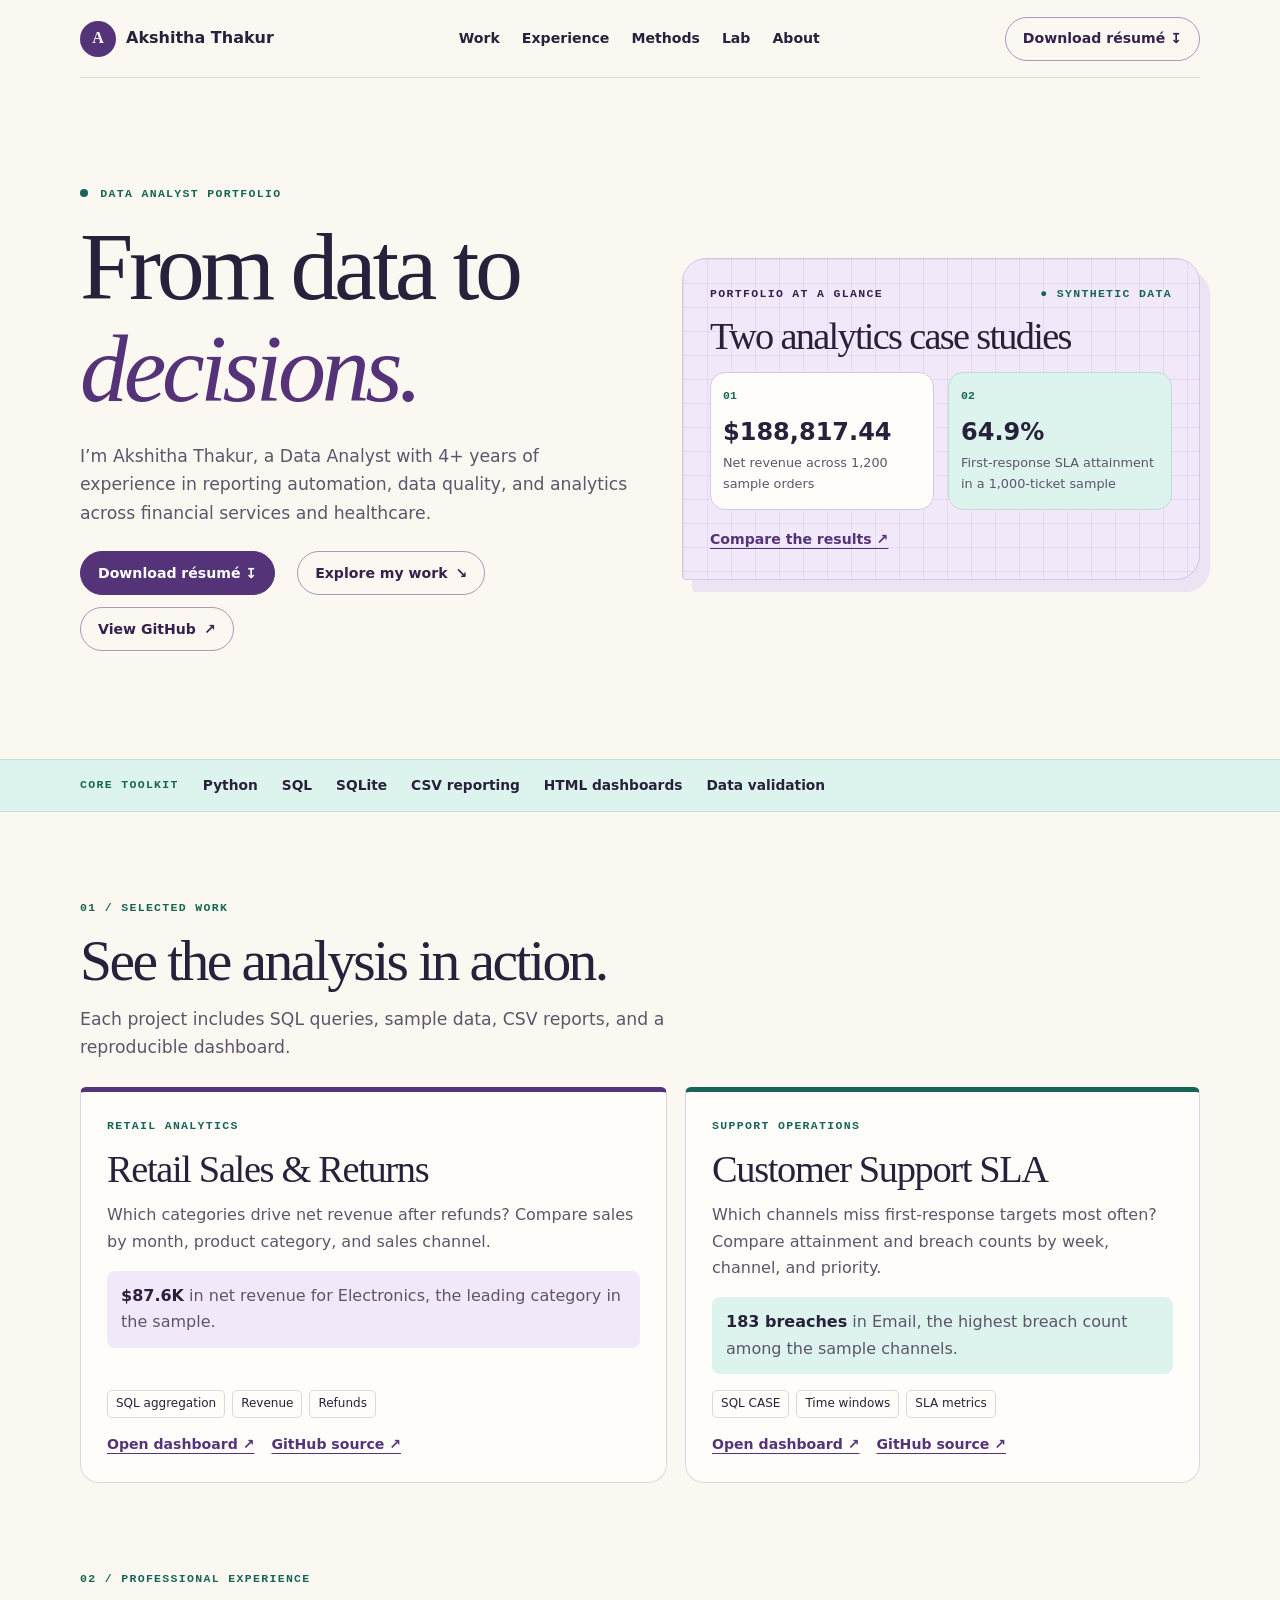
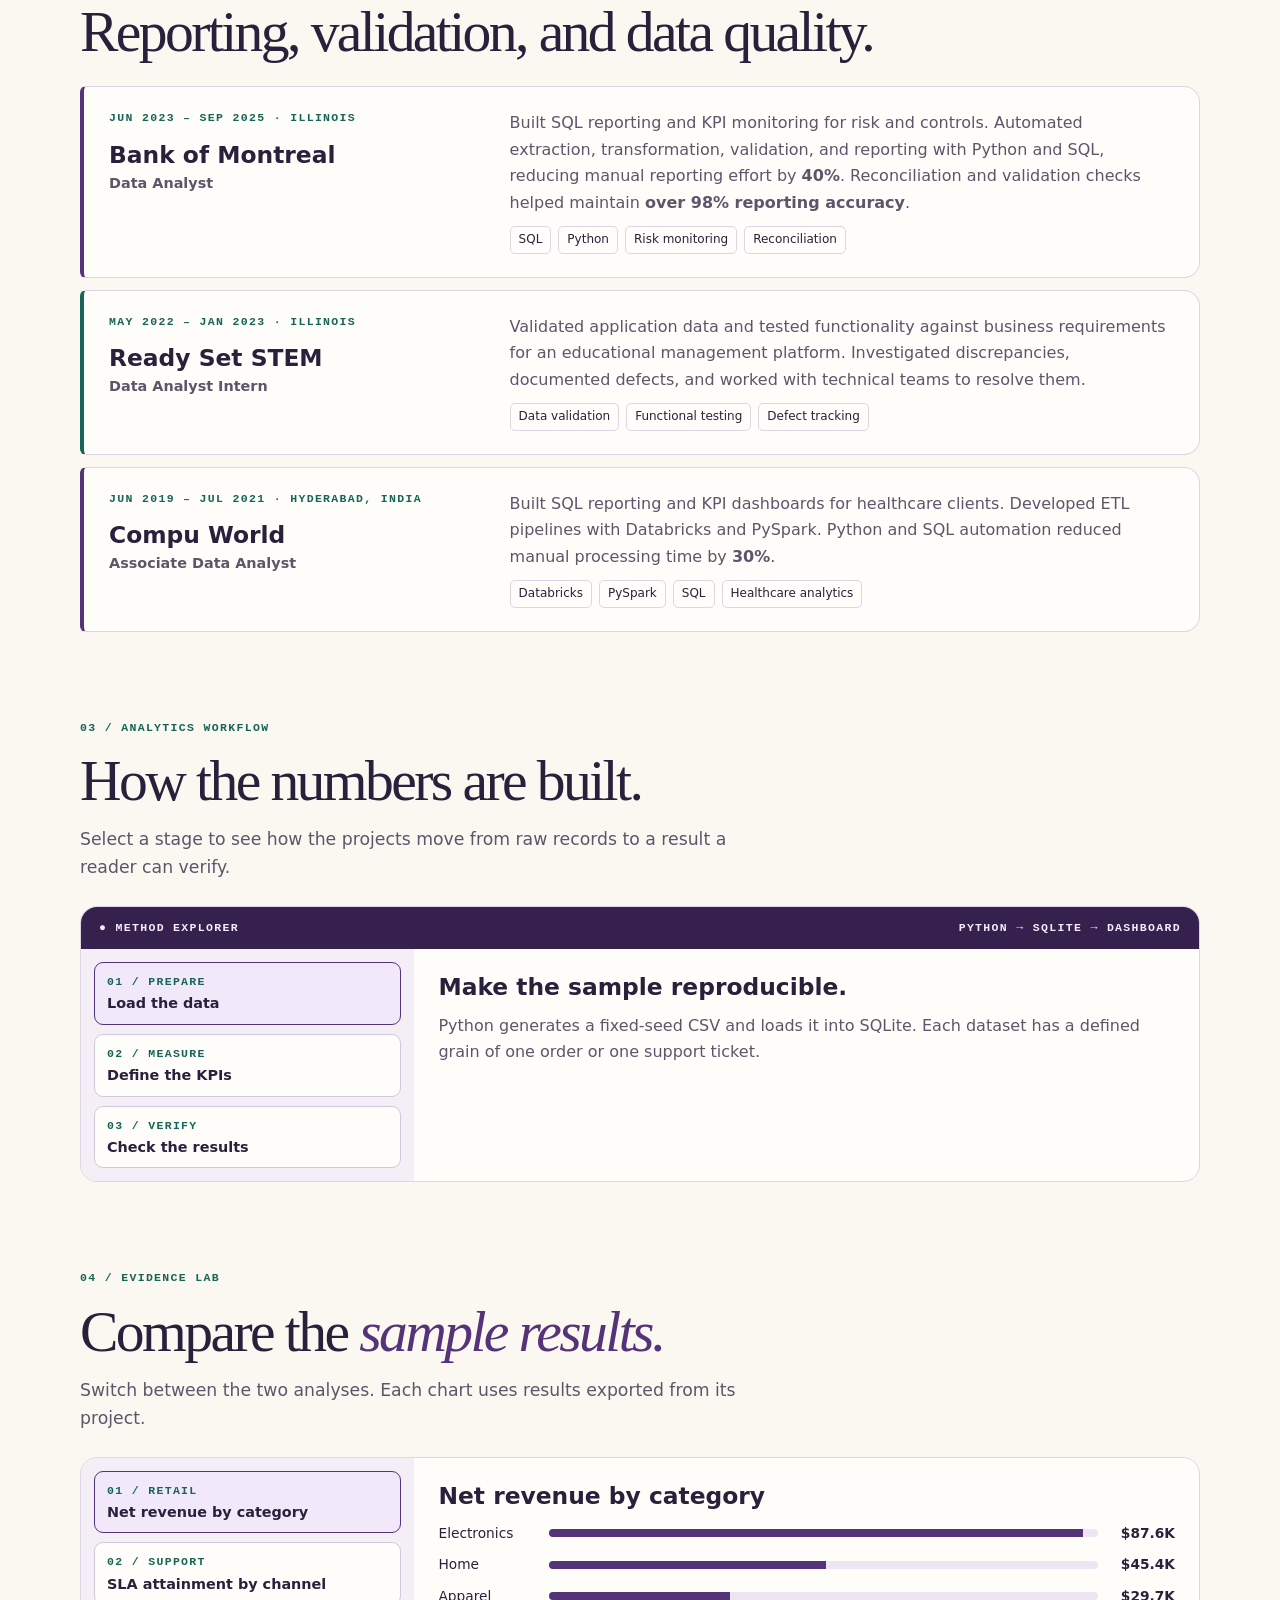
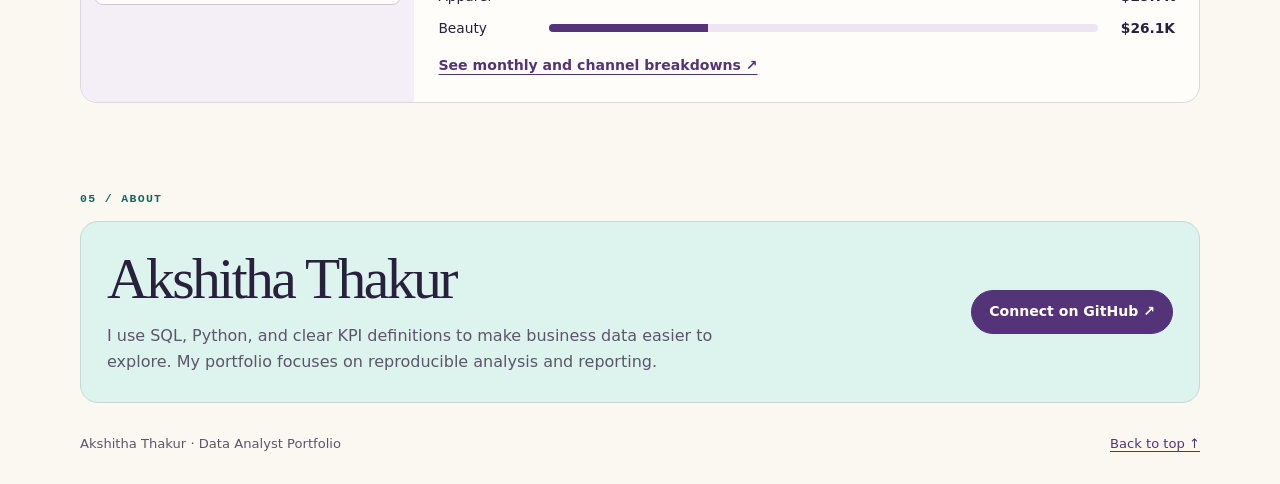
<file: index.html>
<!doctype html>
<html lang="en">
<head>
<meta charset="utf-8">
<meta name="viewport" content="width=device-width, initial-scale=1">
<meta name="description" content="Akshitha Thakur’s Data Analyst portfolio. Explore her experience in reporting automation, data quality, and analytics across financial services and healthcare.">
<title>Akshitha Thakur | Data Analyst Portfolio</title>
<link rel="stylesheet" href="style.css?v=experience-1">
<script src="portfolio.js" defer></script>
</head>
<body>
<a class="skip" href="#main">Skip to content</a>
<header class="top wrap">
  <a class="brand" href="#home"><span class="mark">A</span> Akshitha Thakur</a>
  <nav aria-label="Main navigation"><a href="#projects">Work</a><a href="#experience">Experience</a><a href="#methods">Methods</a><a href="#lab">Lab</a><a href="#about">About</a></nav>
  <a class="button ask-link" href="Akshitha_Thakur_Data_Analyst_Resume.docx" download>Download résumé ↧</a>
</header>
<main id="main">
<section class="hero wrap" id="home">
  <div>
    <p class="eyebrow"><span></span> DATA ANALYST PORTFOLIO</p>
    <h1>From data to <em>decisions.</em></h1>
    <p class="lede">I’m Akshitha Thakur, a Data Analyst with 4+ years of experience in reporting automation, data quality, and analytics across financial services and healthcare.</p>
    <div class="actions"><a class="button primary" href="Akshitha_Thakur_Data_Analyst_Resume.docx" download>Download résumé ↧</a><a class="button" href="#projects">Explore my work <span aria-hidden="true">↘</span></a><a class="button" href="https://github.com/akshithaprasadthak">View GitHub <span aria-hidden="true">↗</span></a></div>
  </div>
  <aside class="flow" aria-label="Portfolio at a glance">
    <div class="flow-head"><span>PORTFOLIO AT A GLANCE</span><span class="signal">● SYNTHETIC DATA</span></div>
    <h2>Two analytics case studies</h2>
    <a class="step" href="#retail"><span>01</span><div><strong>$188,817.44</strong><small>Net revenue across 1,200 sample orders</small></div></a>
    <a class="step" href="#support"><span>02</span><div><strong>64.9%</strong><small>First-response SLA attainment in a 1,000-ticket sample</small></div></a>
    <a class="feature-link" href="#lab">Compare the results ↗</a>
  </aside>
</section>
<div class="stack"><div class="wrap"><span>CORE TOOLKIT</span><b>Python</b><b>SQL</b><b>SQLite</b><b>CSV reporting</b><b>HTML dashboards</b><b>Data validation</b></div></div>
<section class="wrap section" id="projects">
  <p class="eyebrow">01 / SELECTED WORK</p><h2>See the analysis in action.</h2>
  <p class="sub">Each project includes SQL queries, sample data, CSV reports, and a reproducible dashboard.</p>
  <div class="projects-grid">
    <article class="project" id="retail">
      <p class="eyebrow">RETAIL ANALYTICS</p><h3>Retail Sales &amp; Returns</h3>
      <p>Which categories drive net revenue after refunds? Compare sales by month, product category, and sales channel.</p>
      <p class="proof"><strong>$87.6K</strong> in net revenue for Electronics, the leading category in the sample.</p>
      <div class="tags"><span>SQL aggregation</span><span>Revenue</span><span>Refunds</span></div>
      <div class="links"><a href="retail.html">Open dashboard ↗</a><a href="https://github.com/akshithaprasadthak/retail-sales-analytics">GitHub source ↗</a></div>
    </article>
    <article class="project" id="support">
      <p class="eyebrow">SUPPORT OPERATIONS</p><h3>Customer Support SLA</h3>
      <p>Which channels miss first-response targets most often? Compare attainment and breach counts by week, channel, and priority.</p>
      <p class="proof"><strong>183 breaches</strong> in Email, the highest breach count among the sample channels.</p>
      <div class="tags"><span>SQL CASE</span><span>Time windows</span><span>SLA metrics</span></div>
      <div class="links"><a href="support.html">Open dashboard ↗</a><a href="https://github.com/akshithaprasadthak/customer-support-sla-analytics">GitHub source ↗</a></div>
    </article>
  </div>
</section>

<section class="wrap section" id="experience">
  <p class="eyebrow">02 / PROFESSIONAL EXPERIENCE</p>
  <h2>Reporting, validation, and data quality.</h2>
  <div class="experience-list">
    <article class="experience-role">
      <div><p class="eyebrow">JUN 2023 – SEP 2025 · ILLINOIS</p><h3>Bank of Montreal</h3><p class="role-label">Data Analyst</p></div>
      <div><p>Built SQL reporting and KPI monitoring for risk and controls. Automated extraction, transformation, validation, and reporting with Python and SQL, reducing manual reporting effort by <strong>40%</strong>. Reconciliation and validation checks helped maintain <strong>over 98% reporting accuracy</strong>.</p><div class="tags"><span>SQL</span><span>Python</span><span>Risk monitoring</span><span>Reconciliation</span></div></div>
    </article>
    <article class="experience-role">
      <div><p class="eyebrow">MAY 2022 – JAN 2023 · ILLINOIS</p><h3>Ready Set STEM</h3><p class="role-label">Data Analyst Intern</p></div>
      <div><p>Validated application data and tested functionality against business requirements for an educational management platform. Investigated discrepancies, documented defects, and worked with technical teams to resolve them.</p><div class="tags"><span>Data validation</span><span>Functional testing</span><span>Defect tracking</span></div></div>
    </article>
    <article class="experience-role">
      <div><p class="eyebrow">JUN 2019 – JUL 2021 · HYDERABAD, INDIA</p><h3>Compu World</h3><p class="role-label">Associate Data Analyst</p></div>
      <div><p>Built SQL reporting and KPI dashboards for healthcare clients. Developed ETL pipelines with Databricks and PySpark. Python and SQL automation reduced manual processing time by <strong>30%</strong>.</p><div class="tags"><span>Databricks</span><span>PySpark</span><span>SQL</span><span>Healthcare analytics</span></div></div>
    </article>
  </div>
</section>
<section class="wrap section" id="methods">
  <p class="eyebrow">03 / ANALYTICS WORKFLOW</p><h2>How the numbers are built.</h2>
  <p class="sub">Select a stage to see how the projects move from raw records to a result a reader can verify.</p>
  <div class="explorer architecture" data-explorer>
    <div class="console-head"><span>● METHOD EXPLORER</span><span>PYTHON → SQLITE → DASHBOARD</span></div>
    <div class="explorer-controls" role="group" aria-label="Analysis stages">
      <button type="button" aria-pressed="true" aria-controls="prepare" data-panel="prepare"><small>01 / PREPARE</small>Load the data</button>
      <button type="button" aria-pressed="false" aria-controls="measure" data-panel="measure"><small>02 / MEASURE</small>Define the KPIs</button>
      <button type="button" aria-pressed="false" aria-controls="verify" data-panel="verify"><small>03 / VERIFY</small>Check the results</button>
    </div>
    <div class="explorer-output" aria-live="polite">
      <div id="prepare"><h3>Make the sample reproducible.</h3><p>Python generates a fixed-seed CSV and loads it into SQLite. Each dataset has a defined grain of one order or one support ticket.</p></div>
      <div id="measure" hidden><h3>Write down the calculation.</h3><p>Net revenue subtracts refunds from gross sales. First-response SLA attainment divides met tickets by met plus breached tickets. Pending tickets stay outside that denominator.</p></div>
      <div id="verify" hidden><h3>Reconcile totals before reporting.</h3><p>Retail totals reconcile across months, categories, and channels. The support project reconciles ticket and breach counts and checks tickets at the response deadline.</p></div>
    </div>
  </div>
</section>
<section class="wrap section" id="lab">
  <p class="eyebrow">04 / EVIDENCE LAB</p><h2>Compare the <em>sample results.</em></h2>
  <p class="sub">Switch between the two analyses. Each chart uses results exported from its project.</p>
  <div class="explorer" data-explorer>
    <div class="explorer-controls" role="group" aria-label="Compare project results">
      <button type="button" aria-pressed="true" aria-controls="retail-results" data-panel="retail-results"><small>01 / RETAIL</small>Net revenue by category</button>
      <button type="button" aria-pressed="false" aria-controls="support-results" data-panel="support-results"><small>02 / SUPPORT</small>SLA attainment by channel</button>
    </div>
    <div class="explorer-output" aria-live="polite">
      <div id="retail-results"><h3>Net revenue by category</h3>
        <div class="metric-bar"><span>Electronics</span><meter min="0" max="90000" value="87594.45" aria-label="Electronics net revenue"></meter><b>$87.6K</b></div>
        <div class="metric-bar"><span>Home</span><meter min="0" max="90000" value="45409.86" aria-label="Home net revenue"></meter><b>$45.4K</b></div>
        <div class="metric-bar"><span>Apparel</span><meter min="0" max="90000" value="29712.18" aria-label="Apparel net revenue"></meter><b>$29.7K</b></div>
        <div class="metric-bar"><span>Beauty</span><meter min="0" max="90000" value="26100.95" aria-label="Beauty net revenue"></meter><b>$26.1K</b></div>
        <div class="links"><a href="retail.html">See monthly and channel breakdowns ↗</a></div>
      </div>
      <div id="support-results" hidden><h3>First-response SLA attainment</h3>
        <div class="metric-bar"><span>Email</span><meter min="0" max="100" value="44" aria-label="Email SLA attainment"></meter><b>44.0%</b></div>
        <div class="metric-bar"><span>Web</span><meter min="0" max="100" value="63.5" aria-label="Web SLA attainment"></meter><b>63.5%</b></div>
        <div class="metric-bar"><span>Chat</span><meter min="0" max="100" value="87.5" aria-label="Chat SLA attainment"></meter><b>87.5%</b></div>
        <div class="links"><a href="support.html">See weekly and priority breakdowns ↗</a></div>
      </div>
    </div>
  </div>
</section>
<section class="wrap section" id="about">
  <p class="eyebrow">05 / ABOUT</p>
  <div class="contact"><div><h2>Akshitha Thakur</h2><p>I use SQL, Python, and clear KPI definitions to make business data easier to explore. My portfolio focuses on reproducible analysis and reporting.</p></div><a class="button primary" href="https://github.com/akshithaprasadthak">Connect on GitHub ↗</a></div>
</section>
</main>
<footer class="wrap"><span>Akshitha Thakur · Data Analyst Portfolio</span><a href="#home">Back to top ↑</a></footer>
</body>
</html>
</file>
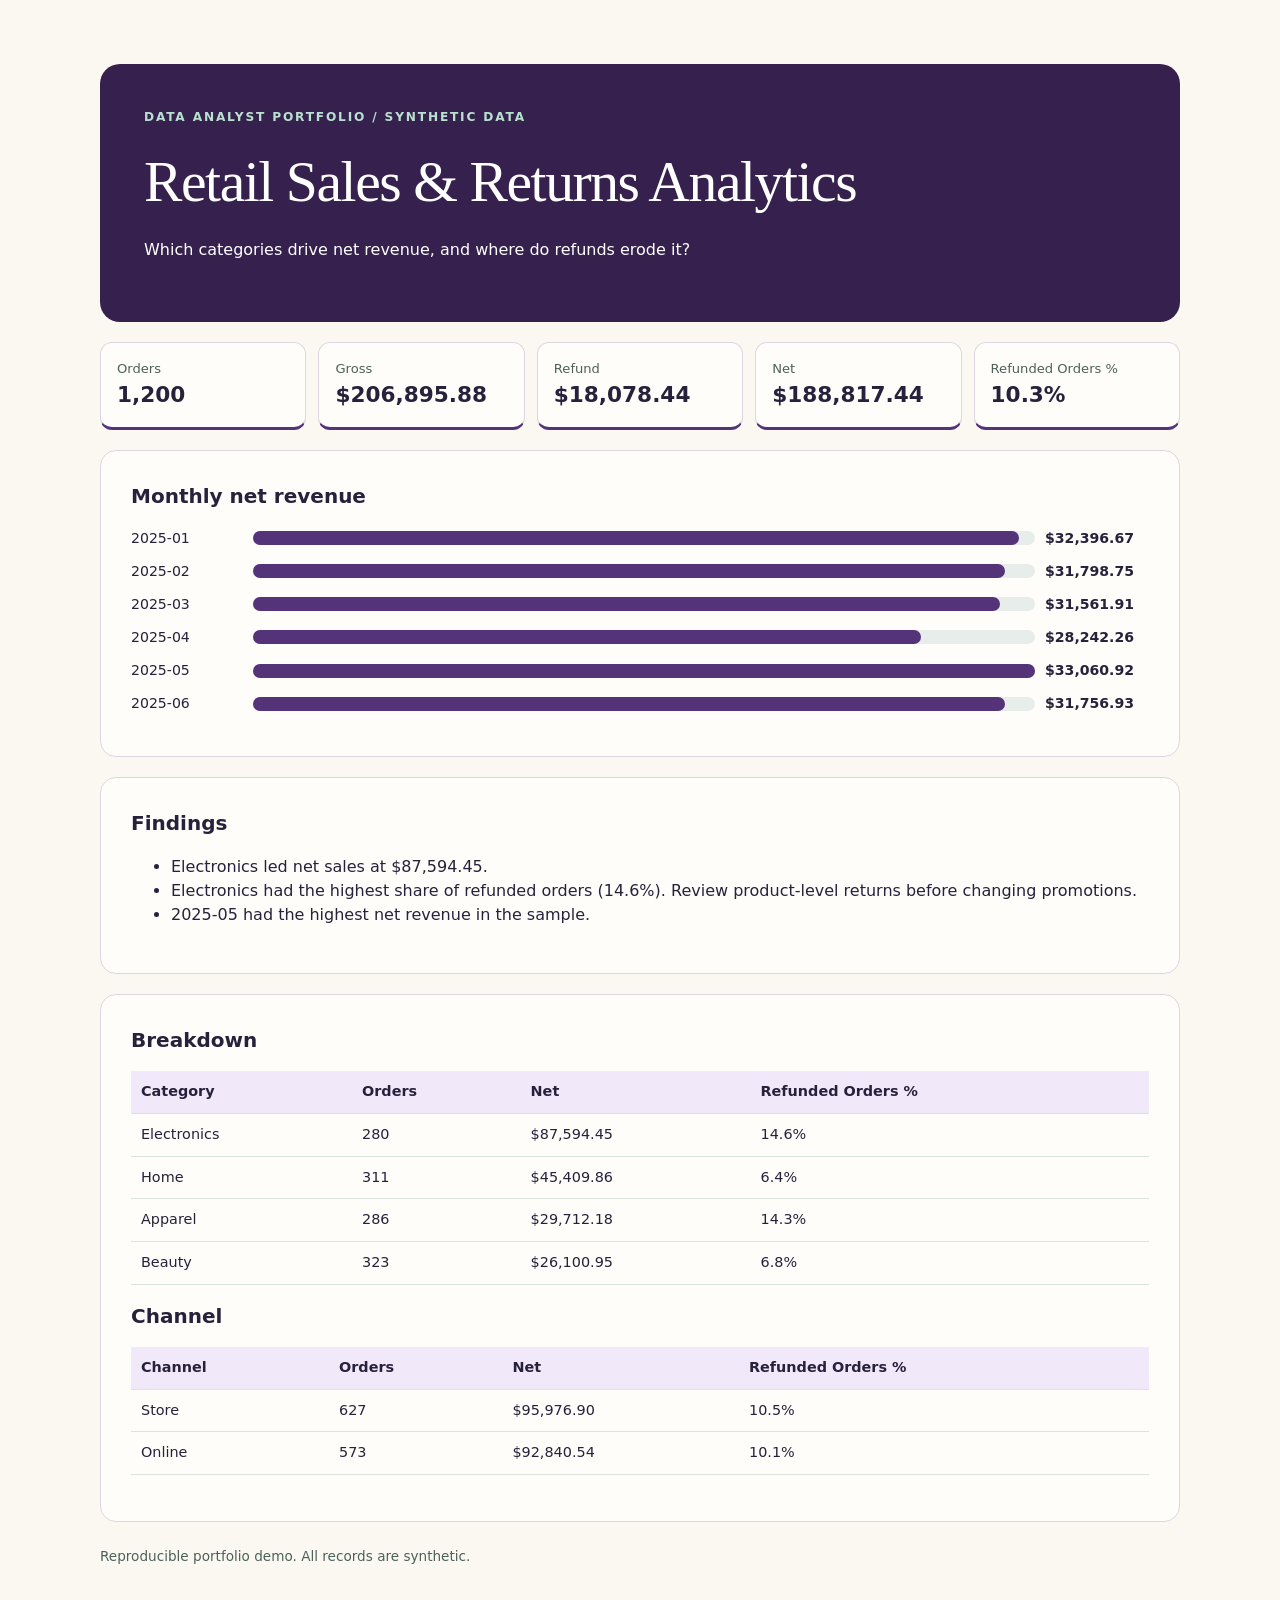
<file: retail.html>
<!doctype html>
<html lang="en"><meta charset="utf-8"><meta name="viewport" content="width=device-width,initial-scale=1">
<title>Retail Sales & Returns Analytics</title>
<style>
:root{--accent:#28684d;color:#182a26;background:#f2f5f4;font:16px/1.5 system-ui,sans-serif}
body{margin:0} main{max-width:1080px;margin:auto;padding:clamp(18px,5vw,68px)}
header{background:#182a26;color:white;padding:clamp(20px,4vw,44px);border-radius:20px}
.eyebrow{color:#b9e1cf;text-transform:uppercase;letter-spacing:.15em;font-size:.76rem;font-weight:700}
h1{font-size:clamp(2rem,6vw,3.6rem);line-height:1.02;margin:.45em 0}
h2{font-size:1.25rem;margin-top:0} section{margin-top:20px;background:white;border-radius:16px;padding:clamp(16px,3vw,30px)}
.cards{display:grid;grid-template-columns:repeat(auto-fit,minmax(135px,1fr));gap:12px;margin-top:20px}
.cards div{padding:16px;background:white;border-bottom:3px solid var(--accent);border-radius:12px}
.cards span{display:block;color:#4b6159;font-size:.82rem}.cards strong{font-size:1.35rem}
.bar-row{display:grid;grid-template-columns:7rem 1fr 6.5rem;gap:10px;align-items:center;margin:12px 0;font-size:.88rem}
.track{background:#e7edeb;border-radius:12px;height:14px}.track i{display:block;background:var(--accent);height:100%;border-radius:12px}
.scroll{overflow-x:auto;margin-bottom:16px}table{width:100%;border-collapse:collapse;font-size:.9rem}
th,td{padding:10px;text-align:left;border-bottom:1px solid #dbe5e0} th{background:#edf4f1}
footer{color:#4b6159;margin:24px 0;font-size:.85rem}
@media(max-width:450px){.bar-row{grid-template-columns:5.8rem 1fr 5.4rem;gap:5px;font-size:.75rem}}

:root{--accent:#553379;color:#28213b;background:#fbf8f2}
header{background:#36204e}
h1{font:400 clamp(2rem,6vw,3.6rem)/1.04 Georgia,serif;letter-spacing:-.025em}
section,.cards div{background:#fffdf9;border:1px solid #ded5e3}
.cards div{border-bottom:3px solid var(--accent)}
th{background:#f1e9fa}
</style>
<main><header><div class="eyebrow">Data analyst portfolio / synthetic data</div><h1>Retail Sales & Returns Analytics</h1><p>Which categories drive net revenue, and where do refunds erode it?</p></header>
<div class="cards"><div><span>Orders</span><strong>1,200</strong></div><div><span>Gross</span><strong>$206,895.88</strong></div><div><span>Refund</span><strong>$18,078.44</strong></div><div><span>Net</span><strong>$188,817.44</strong></div><div><span>Refunded Orders %</span><strong>10.3%</strong></div></div>
<section><h2>Monthly net revenue</h2><div class='bar-row'><span>2025-01</span><div class='track'><i style='width:98.0%'></i></div><b>$32,396.67</b></div><div class='bar-row'><span>2025-02</span><div class='track'><i style='width:96.2%'></i></div><b>$31,798.75</b></div><div class='bar-row'><span>2025-03</span><div class='track'><i style='width:95.5%'></i></div><b>$31,561.91</b></div><div class='bar-row'><span>2025-04</span><div class='track'><i style='width:85.4%'></i></div><b>$28,242.26</b></div><div class='bar-row'><span>2025-05</span><div class='track'><i style='width:100.0%'></i></div><b>$33,060.92</b></div><div class='bar-row'><span>2025-06</span><div class='track'><i style='width:96.1%'></i></div><b>$31,756.93</b></div></section>
<section><h2>Findings</h2><ul><li>Electronics led net sales at $87,594.45.</li><li>Electronics had the highest share of refunded orders (14.6%). Review product-level returns before changing promotions.</li><li>2025-05 had the highest net revenue in the sample.</li></ul></section>
<section><h2>Breakdown</h2><div class='scroll'><table><thead><tr><th scope='col'>Category</th><th scope='col'>Orders</th><th scope='col'>Net</th><th scope='col'>Refunded Orders %</th></tr></thead><tbody><tr><td>Electronics</td><td>280</td><td>$87,594.45</td><td>14.6%</td></tr><tr><td>Home</td><td>311</td><td>$45,409.86</td><td>6.4%</td></tr><tr><td>Apparel</td><td>286</td><td>$29,712.18</td><td>14.3%</td></tr><tr><td>Beauty</td><td>323</td><td>$26,100.95</td><td>6.8%</td></tr></tbody></table></div><h2>Channel</h2><div class='scroll'><table><thead><tr><th scope='col'>Channel</th><th scope='col'>Orders</th><th scope='col'>Net</th><th scope='col'>Refunded Orders %</th></tr></thead><tbody><tr><td>Store</td><td>627</td><td>$95,976.90</td><td>10.5%</td></tr><tr><td>Online</td><td>573</td><td>$92,840.54</td><td>10.1%</td></tr></tbody></table></div></section>
<footer>Reproducible portfolio demo. All records are synthetic.</footer></main></html>
</file>
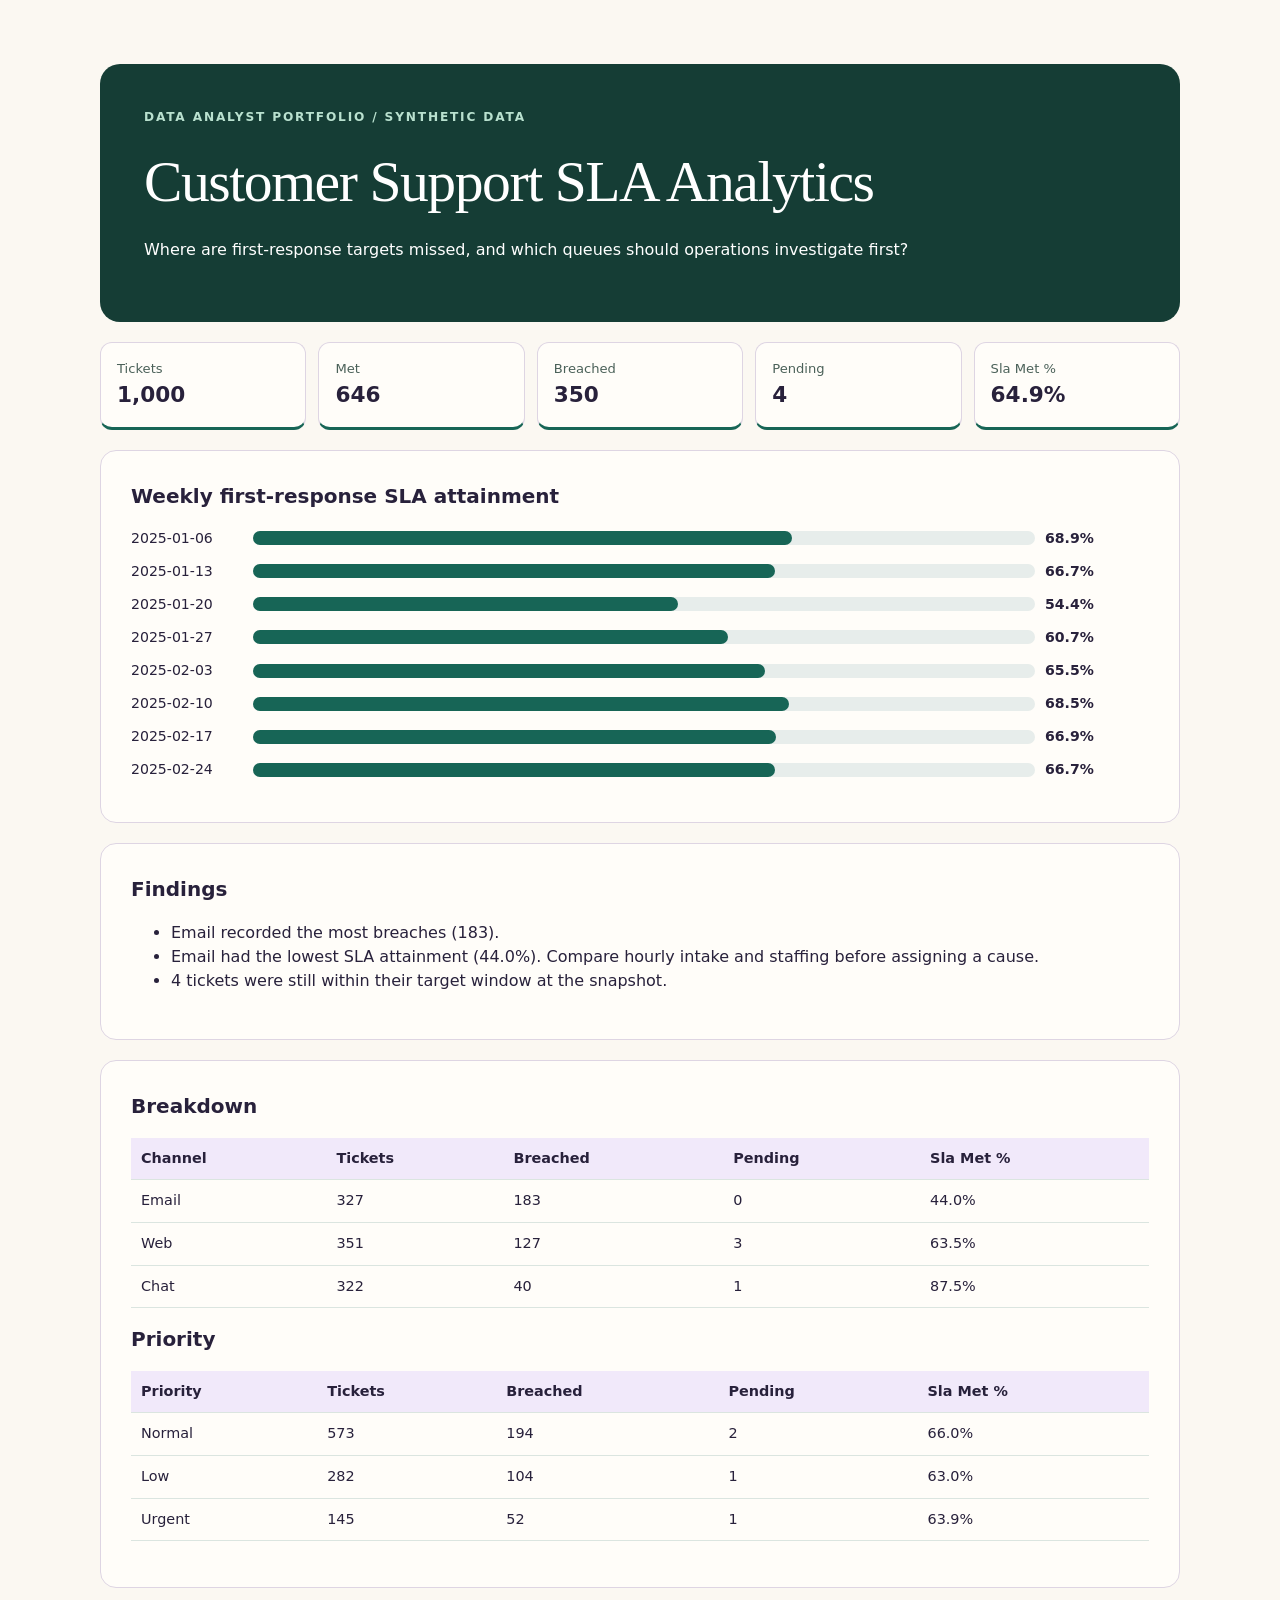
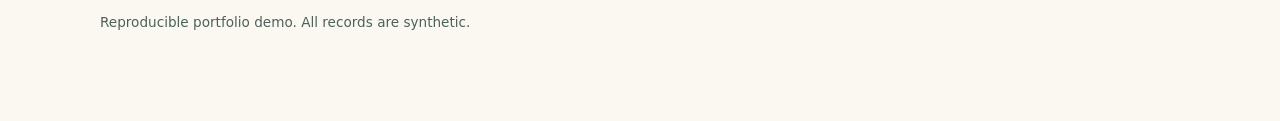
<file: support.html>
<!doctype html>
<html lang="en"><meta charset="utf-8"><meta name="viewport" content="width=device-width,initial-scale=1">
<title>Customer Support SLA Analytics</title>
<style>
:root{--accent:#44569c;color:#182a26;background:#f2f5f4;font:16px/1.5 system-ui,sans-serif}
body{margin:0} main{max-width:1080px;margin:auto;padding:clamp(18px,5vw,68px)}
header{background:#182a26;color:white;padding:clamp(20px,4vw,44px);border-radius:20px}
.eyebrow{color:#b9e1cf;text-transform:uppercase;letter-spacing:.15em;font-size:.76rem;font-weight:700}
h1{font-size:clamp(2rem,6vw,3.6rem);line-height:1.02;margin:.45em 0}
h2{font-size:1.25rem;margin-top:0} section{margin-top:20px;background:white;border-radius:16px;padding:clamp(16px,3vw,30px)}
.cards{display:grid;grid-template-columns:repeat(auto-fit,minmax(135px,1fr));gap:12px;margin-top:20px}
.cards div{padding:16px;background:white;border-bottom:3px solid var(--accent);border-radius:12px}
.cards span{display:block;color:#4b6159;font-size:.82rem}.cards strong{font-size:1.35rem}
.bar-row{display:grid;grid-template-columns:7rem 1fr 6.5rem;gap:10px;align-items:center;margin:12px 0;font-size:.88rem}
.track{background:#e7edeb;border-radius:12px;height:14px}.track i{display:block;background:var(--accent);height:100%;border-radius:12px}
.scroll{overflow-x:auto;margin-bottom:16px}table{width:100%;border-collapse:collapse;font-size:.9rem}
th,td{padding:10px;text-align:left;border-bottom:1px solid #dbe5e0} th{background:#edf4f1}
footer{color:#4b6159;margin:24px 0;font-size:.85rem}
@media(max-width:450px){.bar-row{grid-template-columns:5.8rem 1fr 5.4rem;gap:5px;font-size:.75rem}}

:root{--accent:#176556;color:#28213b;background:#fbf8f2}
header{background:#153d35}
h1{font:400 clamp(2rem,6vw,3.6rem)/1.04 Georgia,serif;letter-spacing:-.025em}
section,.cards div{background:#fffdf9;border:1px solid #ded5e3}
.cards div{border-bottom:3px solid var(--accent)}
th{background:#f1e9fa}
</style>
<main><header><div class="eyebrow">Data analyst portfolio / synthetic data</div><h1>Customer Support SLA Analytics</h1><p>Where are first-response targets missed, and which queues should operations investigate first?</p></header>
<div class="cards"><div><span>Tickets</span><strong>1,000</strong></div><div><span>Met</span><strong>646</strong></div><div><span>Breached</span><strong>350</strong></div><div><span>Pending</span><strong>4</strong></div><div><span>Sla Met %</span><strong>64.9%</strong></div></div>
<section><h2>Weekly first-response SLA attainment</h2><div class='bar-row'><span>2025-01-06</span><div class='track'><i style='width:68.9%'></i></div><b>68.9%</b></div><div class='bar-row'><span>2025-01-13</span><div class='track'><i style='width:66.7%'></i></div><b>66.7%</b></div><div class='bar-row'><span>2025-01-20</span><div class='track'><i style='width:54.4%'></i></div><b>54.4%</b></div><div class='bar-row'><span>2025-01-27</span><div class='track'><i style='width:60.7%'></i></div><b>60.7%</b></div><div class='bar-row'><span>2025-02-03</span><div class='track'><i style='width:65.5%'></i></div><b>65.5%</b></div><div class='bar-row'><span>2025-02-10</span><div class='track'><i style='width:68.5%'></i></div><b>68.5%</b></div><div class='bar-row'><span>2025-02-17</span><div class='track'><i style='width:66.9%'></i></div><b>66.9%</b></div><div class='bar-row'><span>2025-02-24</span><div class='track'><i style='width:66.7%'></i></div><b>66.7%</b></div></section>
<section><h2>Findings</h2><ul><li>Email recorded the most breaches (183).</li><li>Email had the lowest SLA attainment (44.0%). Compare hourly intake and staffing before assigning a cause.</li><li>4 tickets were still within their target window at the snapshot.</li></ul></section>
<section><h2>Breakdown</h2><div class='scroll'><table><thead><tr><th scope='col'>Channel</th><th scope='col'>Tickets</th><th scope='col'>Breached</th><th scope='col'>Pending</th><th scope='col'>Sla Met %</th></tr></thead><tbody><tr><td>Email</td><td>327</td><td>183</td><td>0</td><td>44.0%</td></tr><tr><td>Web</td><td>351</td><td>127</td><td>3</td><td>63.5%</td></tr><tr><td>Chat</td><td>322</td><td>40</td><td>1</td><td>87.5%</td></tr></tbody></table></div><h2>Priority</h2><div class='scroll'><table><thead><tr><th scope='col'>Priority</th><th scope='col'>Tickets</th><th scope='col'>Breached</th><th scope='col'>Pending</th><th scope='col'>Sla Met %</th></tr></thead><tbody><tr><td>Normal</td><td>573</td><td>194</td><td>2</td><td>66.0%</td></tr><tr><td>Low</td><td>282</td><td>104</td><td>1</td><td>63.0%</td></tr><tr><td>Urgent</td><td>145</td><td>52</td><td>1</td><td>63.9%</td></tr></tbody></table></div></section>
<footer>Reproducible portfolio demo. All records are synthetic.</footer></main></html>
</file>
<file: style.css>
:root {
  color-scheme: light;
  --paper: #fbf8f2;
  --surface: #fffdf9;
  --ink: #28213b;
  --muted: #5d556a;
  --plum: #553379;
  --plum-dark: #36204e;
  --lavender: #f1e9fa;
  --mint: #ddf3ed;
  --teal: #176556;
  --line: #ded5e3;
  --wrap: 1120px;
}
* { box-sizing: border-box; }
html { scroll-behavior: smooth; }
body {
  margin: 0;
  color: var(--ink);
  background: var(--paper);
  font: 16px/1.65 system-ui, "Segoe UI", sans-serif;
}
a { color: var(--plum); text-underline-offset: .25em; }
:focus-visible { outline: 3px solid #247a6a; outline-offset: 4px; }
[hidden] { display: none !important; }
.wrap { width: min(var(--wrap), calc(100% - 64px)); margin-inline: auto; }
.skip { position: fixed; top: 10px; left: 10px; z-index: 5; padding: 10px; background: white; transform: translateY(-180%); }
.skip:focus { transform: none; }
.top {
  display: flex; align-items: center; justify-content: space-between;
  gap: 20px; min-height: 78px; border-bottom: 1px solid var(--line);
}
.brand, .top nav a { color: var(--ink); text-decoration: none; font-weight: 700; }
.brand { display: inline-flex; align-items: center; gap: 10px; white-space: nowrap; }
.mark {
  display: grid; place-items: center; width: 36px; height: 36px;
  border-radius: 50%; background: var(--plum); color: white; font-family: Georgia, serif;
}
.top nav, .actions, .links, .tags { display: flex; flex-wrap: wrap; align-items: center; gap: 12px 22px; }
.top nav a { font-size: .88rem; }
.top nav a:hover, .links a:hover { color: var(--teal); }
.hero {
  display: grid; grid-template-columns: 1.03fr .97fr; align-items: center; gap: 52px;
  padding-block: clamp(50px, 9vw, 108px);
}
h1, h2, h3, p { margin-top: 0; }
h1, h2 { font-family: Georgia, serif; font-weight: 400; line-height: 1.06; letter-spacing: -.045em; }
h1 { max-width: 10ch; font-size: clamp(3.6rem, 7.5vw, 6.8rem); margin-bottom: 22px; }
h2 { font-size: clamp(2.3rem, 4.5vw, 4.15rem); margin-bottom: 14px; }
h3 { font-size: 1.46rem; line-height: 1.2; margin-bottom: 12px; }
em { color: var(--plum); }
.eyebrow, .flow-head, .stack span, .console-head, .explorer-controls small {
  font: 700 .72rem/1.4 ui-monospace, Consolas, monospace;
  letter-spacing: .115em; color: var(--teal);
}
.eyebrow { margin-bottom: 14px; }
.eyebrow span { display: inline-block; width: 8px; height: 8px; margin-right: 4px; border-radius: 50%; background: var(--teal); }
.lede, .sub { max-width: 62ch; color: var(--muted); font-size: 1.08rem; }
.actions { margin-top: 24px; }
.button {
  display: inline-flex; align-items: center; gap: 8px; min-height: 44px;
  padding: 8px 17px; border: 1px solid #aa98b8; border-radius: 999px;
  color: var(--plum-dark); text-decoration: none; font-size: .88rem; font-weight: 700;
}
.button:hover { background: var(--lavender); }
.button.primary { background: var(--plum); color: white; border-color: var(--plum); }
.button.primary:hover { background: var(--plum-dark); }
.flow {
  display: grid; grid-template-columns: 1fr 1fr; gap: 14px;
  border: 1px solid #d6c5e5; border-radius: 24px 24px 24px 4px; padding: 27px;
  background-color: var(--lavender);
  background-image: linear-gradient(#55337914 1px, transparent 1px), linear-gradient(90deg, #55337914 1px, transparent 1px);
  background-size: 24px 24px;
  box-shadow: 10px 12px 0 #ede4f3;
}
.flow-head, .flow h2, .feature-link { grid-column: 1 / -1; }
.flow-head { display: flex; flex-wrap: wrap; justify-content: space-between; gap: 6px 12px; color: var(--plum-dark); }
.signal { color: var(--teal); }
.flow h2 { font-size: clamp(1.9rem, 3vw, 2.9rem); margin: 0 0 2px; }
.step {
  display: grid; gap: 8px; align-content: start; min-width: 0; padding: 15px 12px;
  border: 1px solid #d7c7e5; border-radius: 15px; background: var(--surface);
  color: var(--ink); text-decoration: none;
}
.step:nth-of-type(2) { background: var(--mint); border-color: #c2dcd4; }
.step:hover { border-color: var(--plum); }
.step > span { font: 700 .72rem/1.4 ui-monospace, monospace; color: var(--teal); }
.step strong, .step small { display: block; }
.step strong { font-size: clamp(1rem, 2vw, 1.5rem); font-variant-numeric: tabular-nums; }
.step small { font-size: .8rem; color: var(--muted); }
.feature-link { margin-top: 4px; font-size: .88rem; font-weight: 700; }
.stack { border-block: 1px solid #c8ded7; background: var(--mint); }
.stack .wrap { display: flex; flex-wrap: wrap; align-items: center; gap: 10px 24px; padding-block: 14px; }
.stack b { font-size: .86rem; }
.section { padding-top: clamp(52px, 7vw, 88px); scroll-margin-top: 16px; }
.projects-grid { display: grid; grid-template-columns: 1.14fr 1fr; gap: 18px; margin-top: 25px; }
.project {
  display: flex; flex-direction: column; padding: 26px; border: 1px solid var(--line);
  border-top: 5px solid var(--plum); border-radius: 6px 6px 19px 19px; background: var(--surface);
}
.project:nth-child(2) { border-top-color: var(--teal); }
.project h3 { font: 400 clamp(1.75rem, 3vw, 2.55rem)/1.1 Georgia, serif; letter-spacing: -.035em; }
.project > p:not(.eyebrow), .explorer-output p, .contact p { color: var(--muted); }
.proof { padding: 12px 14px; background: var(--lavender); border-radius: 8px; }
.project:nth-child(2) .proof { background: var(--mint); }
.proof strong { color: var(--ink); }
.tags { gap: 7px; margin-top: auto; }
.tags span { padding: 3px 8px; border: 1px solid var(--line); border-radius: 5px; font-size: .75rem; }
.links { margin-top: 15px; gap: 6px 17px; font-size: .88rem; font-weight: 700; }
.explorer {
  display: grid; grid-template-columns: minmax(180px, .85fr) minmax(0, 2fr);
  border: 1px solid var(--line); border-radius: 17px; overflow: hidden; margin-top: 24px;
  background: var(--surface);
}
.console-head {
  grid-column: 1 / -1; display: flex; justify-content: space-between; flex-wrap: wrap;
  gap: 7px 16px; padding: 13px 18px; background: var(--plum-dark); color: #f4ebfb;
}
.explorer-controls { display: grid; align-content: start; gap: 9px; padding: 13px; background: #f4eef6; }
.explorer-controls button {
  border: 1px solid #d4c7dc; border-radius: 9px; background: var(--surface);
  color: var(--ink); text-align: left; cursor: pointer; padding: 11px 12px; font: 700 .9rem/1.3 system-ui, sans-serif;
}
.explorer-controls small { display: block; margin-bottom: 4px; }
.explorer-controls button:hover, .explorer-controls button[aria-pressed="true"] {
  border-color: var(--plum); background: var(--lavender);
}
.explorer-output { min-height: 165px; padding: 24px; }
.explorer-output p { margin-bottom: 0; }
.metric-bar { display: grid; grid-template-columns: 6.3rem minmax(20px, 1fr) 4.2rem; gap: 10px; align-items: center; margin: 9px 0; font-size: .86rem; }
.metric-bar meter { width: 100%; height: 1rem; }
.metric-bar meter::-webkit-meter-bar { background: #eee5f2; border: none; }
.metric-bar meter::-webkit-meter-optimum-value { background: var(--plum); }
.metric-bar b { text-align: right; }
#support-results meter::-webkit-meter-optimum-value { background: var(--teal); }
.contact {
  display: flex; justify-content: space-between; align-items: center; gap: 18px;
  padding: 26px; background: var(--mint); border: 1px solid #bfdcd2; border-radius: 18px;
}
.contact p { max-width: 65ch; margin: 0; }
.contact .button { flex-shrink: 0; }
footer { display: flex; flex-wrap: wrap; justify-content: space-between; gap: 10px; padding: 30px 0; color: var(--muted); font-size: .82rem; }
@media (max-width: 820px) {
  .wrap { width: calc(100% - 40px); }
  .hero { gap: 24px; }
  .flow { padding: 18px; }
  .top .ask-link { display: none; }
}
@media (max-width: 640px) {
  .wrap { width: calc(100% - 30px); }
  .top { min-height: 64px; flex-wrap: wrap; padding: 11px 0; }
  .top nav { gap: 8px 13px; }
  .hero, .projects-grid, .explorer { grid-template-columns: 1fr; }
  .hero { padding-block: 40px; }
  h1 { font-size: clamp(3rem, 13vw, 4.6rem); }
  .contact { align-items: flex-start; flex-direction: column; }
}
@media (max-width: 360px) {
  .flow { grid-template-columns: 1fr; }
  .metric-bar { grid-template-columns: 5.3rem minmax(20px, 1fr) 3.5rem; gap: 6px; font-size: .75rem; }
}
@media (prefers-reduced-motion: reduce) { html { scroll-behavior: auto; } }

.experience-list { display: grid; gap: 12px; margin-top: 24px; }
.experience-role { display: grid; grid-template-columns: minmax(0, .86fr) minmax(0, 1.55fr); gap: 18px 32px; padding: 23px 25px; background: var(--surface); border: 1px solid var(--line); border-left: 4px solid var(--plum); border-radius: 6px 16px 16px 6px; }
.experience-role:nth-child(even) { border-left-color: var(--teal); }
.experience-role h3 { margin-bottom: 3px; }
.experience-role p:not(.eyebrow) { color: var(--muted); margin-bottom: 10px; }
.experience-role .role-label { font-size: .9rem; font-weight: 650; }
@media (max-width: 640px) { .experience-role { grid-template-columns: 1fr; gap: 4px; padding: 18px; } }
</file>
